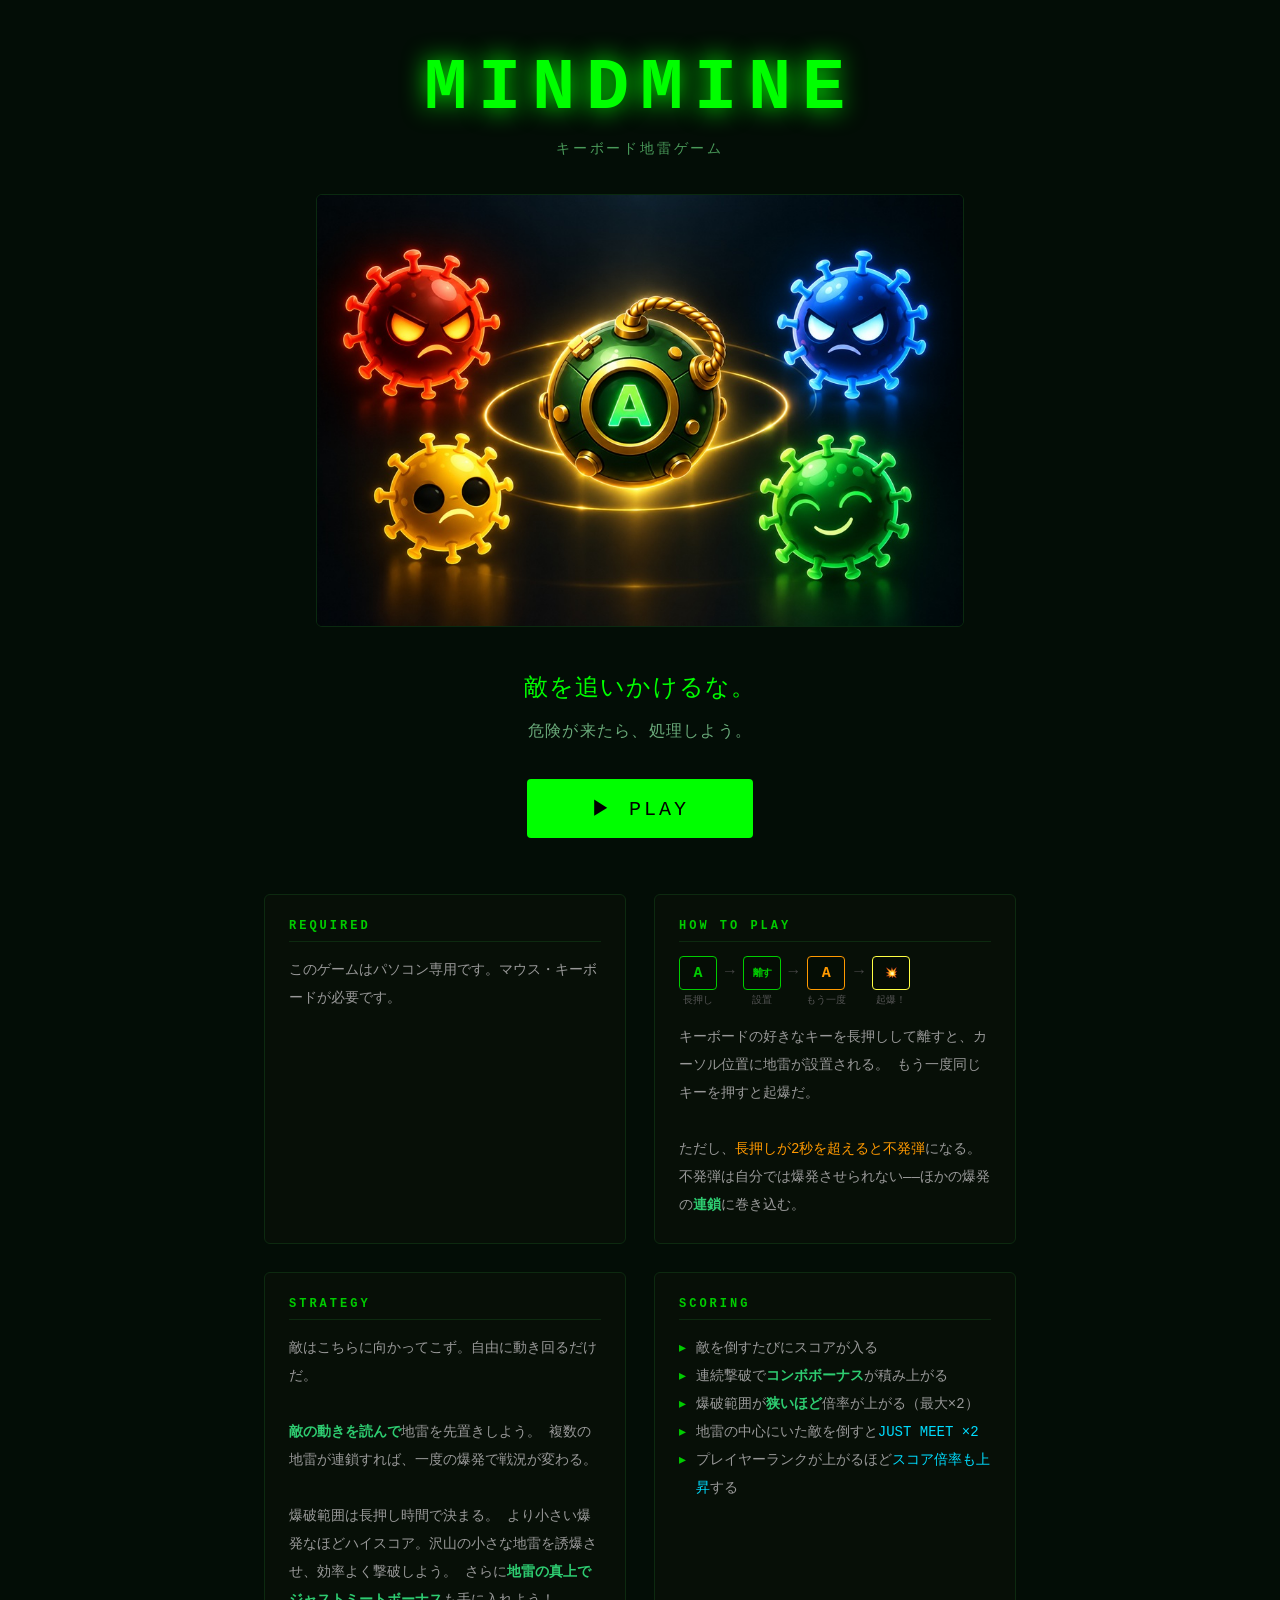
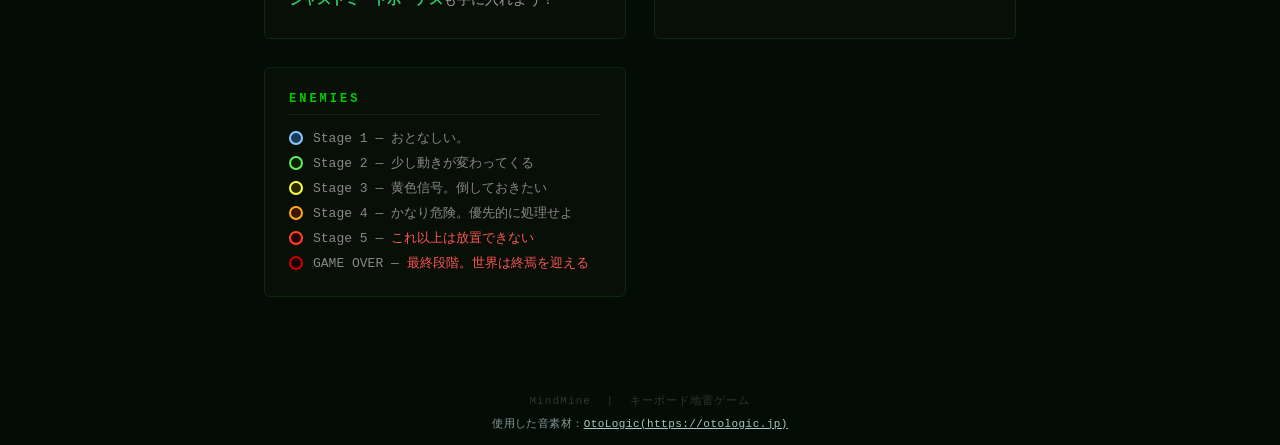
<file: index.html>
<!DOCTYPE html>
<html lang="ja">

<head>
  <meta charset="UTF-8">
  <meta name="viewport" content="width=device-width, initial-scale=1.0">
  <title>MindMine — キーボード地雷ゲーム</title>
  <!-- 紹介ページ専用スタイルシート（ゲーム本体の style.css とは別ファイル） -->
  <link rel="stylesheet" href="index.css">
</head>

<body>

  <!-- ========================================================
       ヘッダー：タイトルとキャッチフレーズ
       ======================================================== -->
  <header>
    <h1>MINDMINE</h1>
    <p class="tagline">キーボード地雷ゲーム</p>
  </header>

  <!-- ========================================================
       サムネイル：ゲーム画面のイメージ画像
       thumbnail.svg はゲームの雰囲気を伝えるイラスト
       ======================================================== -->
  <div class="thumbnail-wrap">
    <img src="assets/thumbnail_mindmine.jpg" alt="MindMine ゲーム画面">
  </div>

  <!-- ========================================================
       キャッチコピー：このゲームの本質を一言で表す
       ======================================================== -->
  <div class="catchcopy">
    <p class="lead">敵を追いかけるな。</p>
    <p class="sub">危険が来たら、処理しよう。</p>
  </div>

  <!-- ========================================================
       PLAYボタン：game.html（ゲーム本体）へのリンク
       ======================================================== -->
  <div class="play-wrap">
    <a class="btn-play" href="game.html">▶ PLAY</a>
  </div>

  <!-- ========================================================
       説明カードグリッド：カードでゲームを紹介する
       ======================================================== -->
  <main>
    <div class="card">
      <h2>REQUIRED</h2>
      <p>このゲームはパソコン専用です。マウス・キーボードが必要です。</p>
    </div>

    <!-- 操作方法 -->
    <div class="card">
      <h2>HOW TO PLAY</h2>

      <!-- キー操作フロー（長押し → 離す → もう一度 → 起爆）をビジュアルで示す -->
      <div class="key-demo">
        <div class="key-step">
          <span class="key">A</span>
          <span class="label">長押し</span>
        </div>
        <div class="arrow">→</div>
        <div class="key-step">
          <span class="key" style="font-size:10px;letter-spacing:-1px">離す</span>
          <span class="label">設置</span>
        </div>
        <div class="arrow">→</div>
        <div class="key-step">
          <!-- オレンジ = 起爆可能状態のキー -->
          <span class="key orange">A</span>
          <span class="label">もう一度</span>
        </div>
        <div class="arrow">→</div>
        <div class="key-step">
          <span class="key" style="border-color:#ff4;color:#ff4;font-size:10px">💥</span>
          <span class="label">起爆！</span>
        </div>
      </div>

      <p>
        キーボードの好きなキーを長押しして離すと、カーソル位置に地雷が設置される。
        もう一度同じキーを押すと起爆だ。<br><br>
        ただし、<span class="hl-orange">長押しが2秒を超えると不発弾</span>になる。
        不発弾は自分では爆発させられない——ほかの爆発の<span class="hl">連鎖</span>に巻き込む。
      </p>
    </div>

    <!-- 攻略の考え方 -->
    <div class="card">
      <h2>STRATEGY</h2>
      <p>
        敵はこちらに向かってこず。自由に動き回るだけだ。<br><br>
        <span class="hl">敵の動きを読んで</span>地雷を先置きしよう。
        複数の地雷が連鎖すれば、一度の爆発で戦況が変わる。<br><br>
        爆破範囲は長押し時間で決まる。
        より小さい爆発なほどハイスコア。沢山の小さな地雷を誘爆させ、効率よく撃破しよう。
        さらに<span class="hl">地雷の真上でジャストミートボーナス</span>も手に入れよう！<br />
      </p>
    </div>

    <!-- スコアの仕組み -->
    <div class="card">
      <h2>SCORING</h2>
      <ul>
        <li>敵を倒すたびにスコアが入る</li>
        <li>連続撃破で<span class="hl">コンボボーナス</span>が積み上がる</li>
        <li>爆破範囲が<span class="hl">狭いほど</span>倍率が上がる（最大×2）</li>
        <li>地雷の中心にいた敵を倒すと<span class="hl-cyan">JUST MEET ×2</span></li>
        <li>プレイヤーランクが上がるほど<span class="hl-cyan">スコア倍率も上昇</span>する</li>
      </ul>
    </div>

    <!-- 敵のステージ一覧（ドットの色はゲーム内の敵の色と対応） -->
    <div class="card">
      <h2>ENEMIES</h2>
      <div class="stage-list">
        <div class="stage-row">
          <div class="stage-dot" style="border-color:#88ccff;background:#1a3a5c"></div>
          <span>Stage 1 — おとなしい。</span>
        </div>
        <div class="stage-row">
          <div class="stage-dot" style="border-color:#66ee66;background:#0a2200"></div>
          <span>Stage 2 — 少し動きが変わってくる</span>
        </div>
        <div class="stage-row">
          <div class="stage-dot" style="border-color:#ffff44;background:#2a2800"></div>
          <span>Stage 3 — 黄色信号。倒しておきたい</span>
        </div>
        <div class="stage-row">
          <div class="stage-dot" style="border-color:#ffaa22;background:#3a1800"></div>
          <span>Stage 4 — かなり危険。優先的に処理せよ</span>
        </div>
        <div class="stage-row">
          <div class="stage-dot" style="border-color:#ff4422;background:#2a0000"></div>
          <span>Stage 5 — <span class="hl-red">これ以上は放置できない</span></span>
        </div>
        <div class="stage-row">
          <div class="stage-dot" style="border-color:#cc0000;background:#1a0000"></div>
          <span>GAME OVER — <span class="hl-red">最終段階。世界は終焉を迎える</span></span>
        </div>
      </div>
    </div>
  </main>

  <!-- ========================================================
       フッター
       ======================================================== -->
  <footer>
    <span>MindMine &nbsp;|&nbsp; キーボード地雷ゲーム</span>
    <span class="credit">使用した音素材：<a href="https://otologic.jp" target="_blank"
        rel="noopener noreferrer">OtoLogic(https://otologic.jp)</a></span>
  </footer>

</body>

</html>
</file>
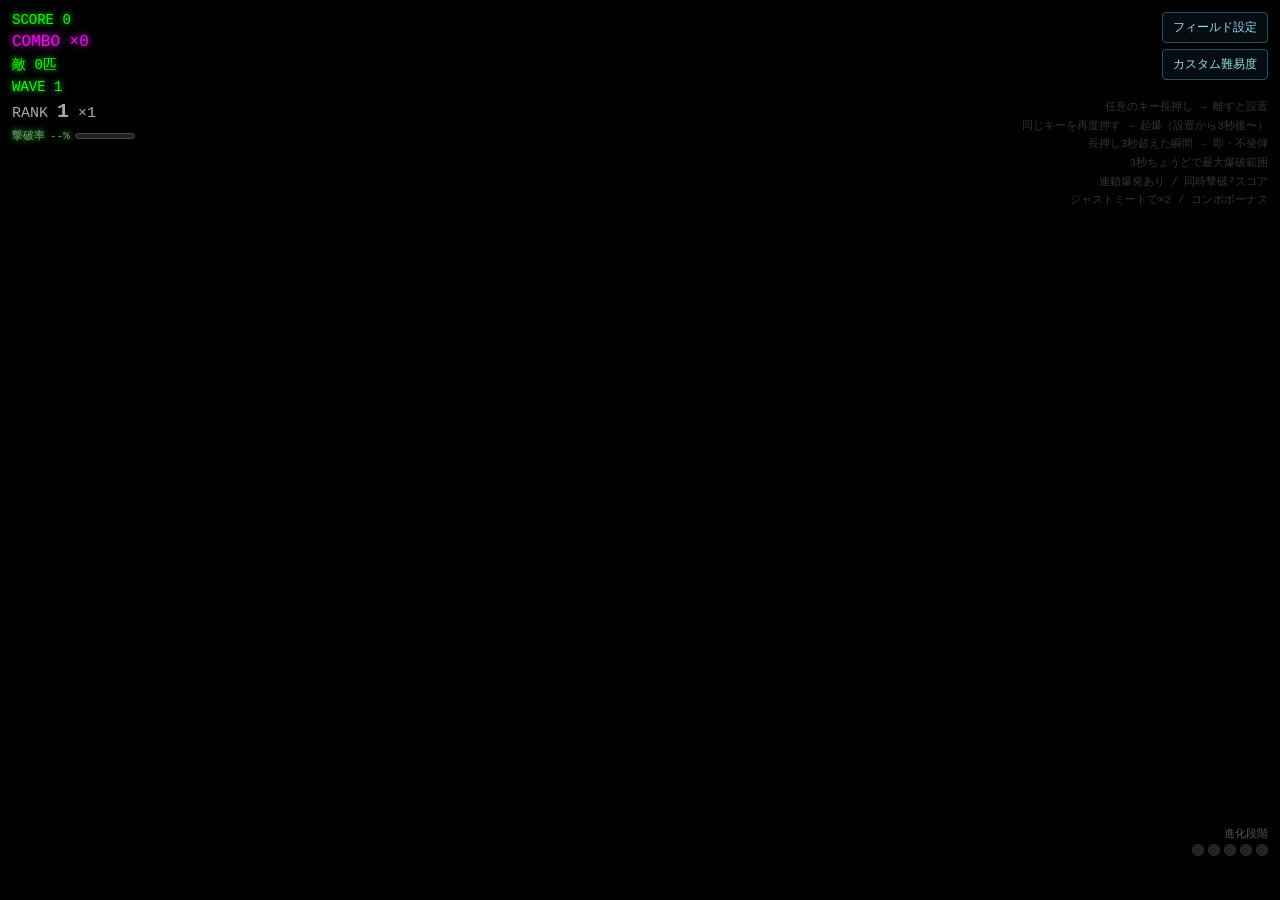
<file: game.html>
<!DOCTYPE html>
<html lang="ja">
<head>
  <meta charset="UTF-8">
  <title>MindMine - キーボード地雷ゲーム</title>
  <link rel="stylesheet" href="style.css">
</head>
<body>

  <!-- PixiJS が <canvas> を自動生成して body 先頭に挿入する。
       game.js 側で position:fixed / top:0 / left:0 を設定するため
       ここに <canvas> タグは不要。 -->

  <!-- 左上のスコア・コンボ・敵数・Wave 表示 -->
  <div id="ui">
    <div>SCORE <span id="score">0</span></div>
    <div id="combo">COMBO ×<span id="combo-count">0</span></div>
    <div>敵 <span id="ecount">0</span>匹</div>
    <div>WAVE  <span id="wave">1</span></div>
    <div id="rank-display">RANK <span id="rank-label">1</span> <span id="rank-mult">×1</span></div>
    <div id="rank-meter">
      撃破率 <span id="rank-kill-rate">--%</span>
      <span id="rank-meter-bar">
        <span id="rank-meter-fill"></span>
      </span>
      <span id="rank-meter-hint"></span>
    </div>
    <div id="msg"></div>
  </div>

  <!-- 右下の進化段階インジケーター（ドット5つ） -->
  <div id="evo-bar">
    <div class="evo-label">進化段階</div>
    <div id="evo-track">
      <div class="evo-dot" id="evo0"></div>
      <div class="evo-dot" id="evo1"></div>
      <div class="evo-dot" id="evo2"></div>
      <div class="evo-dot" id="evo3"></div>
      <div class="evo-dot" id="evo4"></div>
    </div>
  </div>

  <!-- 右上の操作ヒント -->
  <div id="help">
    任意のキー長押し → 離すと設置<br>
    同じキーを再度押す → 起爆（設置から3秒後〜）<br>
    長押し3秒超えた瞬間 → 即・不発弾<br>
    3秒ちょうどで最大爆破範囲<br>
    連鎖爆発あり / 同時撃破²スコア<br>
    ジャストミートで×2 / コンボボーナス
  </div>

  <!-- 開始前に設定ダイアログを開くボタン -->
  <div id="settings-launchers">
    <button id="field-settings-open" class="settings-launcher" type="button">フィールド設定</button>
    <button id="difficulty-settings-open" class="settings-launcher" type="button">カスタム難易度</button>
  </div>

  <!-- フィールド設定ダイアログ。変更は即時反映され、閉じる操作で決定 -->
  <dialog id="field-settings" class="settings-dialog">
    <div class="settings-dialog-content field-settings-content">
      <div class="settings-dialog-heading">
        <h2>フィールド設定</h2>
        <button class="settings-close" type="button" aria-label="閉じる">×</button>
      </div>
      <label for="field-aspect">アスペクト比</label>
      <select id="field-aspect">
        <option value="2.333333">21:9</option>
        <option value="1.777778" selected>16:9</option>
        <option value="1.6">16:10</option>
        <option value="1.333333">4:3</option>
        <option value="1">1:1</option>
      </select>
      <p>ゲーム開始前のみ変更できます。爆破範囲はフィールド設定でも調整できます。</p>
    </div>
  </dialog>

  <!-- 難易度はゲーム開始前に調整でき、値はブラウザ内に保存される -->
  <dialog id="difficulty-settings" class="settings-dialog">
    <div class="settings-dialog-content difficulty-settings-content">
      <div class="settings-dialog-heading">
        <h2>カスタム難易度</h2>
        <button class="settings-close" type="button" aria-label="閉じる">×</button>
      </div>
      <label for="difficulty-rank-up">ランク上昇に必要な撃破率 <output id="difficulty-rank-up-value">60%</output></label>
      <input id="difficulty-rank-up" type="range" min="0.45" max="1" step="0.05" value="0.6">

      <label for="difficulty-enemy-speed">敵の移動速度上昇率 / ランク <output id="difficulty-enemy-speed-value">1%</output></label>
      <input id="difficulty-enemy-speed" type="range" min="0" max="0.1" step="0.001" value="0.01">

      <label for="difficulty-spawn-interval-min">敵の出現間隔下限（最短） <output id="difficulty-spawn-interval-min-value">500 ms</output></label>
      <input id="difficulty-spawn-interval-min" type="range" min="100" max="1500" step="50" value="500">

      <label for="difficulty-spawn-interval-decrease">出現間隔の減少率 / ランク <output id="difficulty-spawn-interval-decrease-value">10%</output></label>
      <input id="difficulty-spawn-interval-decrease" type="range" min="0" max="0.3" step="0.01" value="0.1">

      <label for="difficulty-blast-min">最小爆破面積 <output id="difficulty-blast-min-value">1/36</output></label>
      <input id="difficulty-blast-min" class="blast-area-range" type="range" min="8" max="80" step="1" value="36">

      <label for="difficulty-blast-max">最大爆破面積 <output id="difficulty-blast-max-value">1/12</output></label>
      <input id="difficulty-blast-max" class="blast-area-range" type="range" min="4" max="40" step="1" value="12">

      <button id="difficulty-reset" type="button">デフォルト設定に戻す</button>
      <p>ランク下降条件は撃破率40%以下です。設定はこのブラウザに保存されます。</p>
    </div>
  </dialog>

  <!-- 画面下のキーインジケーター（game.js で動的生成） -->
  <div id="keymap"></div>

  <!-- バージョン表示 -->
  <div id="version"></div>

  <!-- カウントダウンオーバーレイ（3・2・1・START） -->
  <div id="countdown-overlay">
    <div id="countdown-num">3</div>
  </div>

  <!-- ゲームオーバー画面 -->
  <div id="gameover">
    <h1>GAME OVER</h1>
    <div class="reason" id="gameover-reason"></div>
    <div id="best-aspect" class="best-aspect"></div>
    <table id="result-table">
      <thead>
        <tr><th></th><th>今回</th><th>自己ベスト</th></tr>
      </thead>
      <tbody>
        <tr><td>スコア</td>    <td><span id="final-score">0</span></td>    <td><span id="best-score">0</span></td></tr>
        <tr><td>最大コンボ</td><td>×<span id="final-combo">0</span></td>   <td>×<span id="best-combo">0</span></td></tr>
        <tr><td>ランク</td>    <td><span id="final-rank">1</span></td>     <td><span id="best-rank">1</span></td></tr>
        <tr><td>撃破速度</td>  <td><span id="final-kps">0.0</span> 匹/分</td><td><span id="best-kps">0.0</span> 匹/分</td></tr>
      </tbody>
    </table>
    <button onclick="restartGame()">もう一度プレイ</button>
  </div>

  <!-- PixiJS ライブラリ（WebGL/Canvas2D の高速レンダリングエンジン） -->
  <script src="https://pixijs.download/v7.4.2/pixi.min.js"></script>

  <!-- ゲームロジック本体 -->
  <script src="game.js"></script>

</body>
</html>
</file>
<file: index.css>
/* ============================================================
   MindMine — 紹介ページ スタイルシート
   ============================================================ */

/* --- リセット --- */
*, *::before, *::after { box-sizing: border-box; margin: 0; padding: 0; }

/* --- ページ全体 --- */
body {
  background: #030d06;       /* 極暗い緑黒 */
  color: #bbb;
  font-family: 'Courier New', monospace;
  min-height: 100vh;
  display: flex;
  flex-direction: column;
  align-items: center;
}

/* ============================================================
   ヘッダー（タイトル・タグライン）
   ============================================================ */
header {
  width: 100%;
  max-width: 800px;
  padding: 48px 24px 0;
  text-align: center;
}

h1 {
  font-size: clamp(36px, 8vw, 72px);
  letter-spacing: 0.15em;
  color: #0f0;
  text-shadow: 0 0 24px #0f0;
}

.tagline {
  margin-top: 10px;
  font-size: 14px;
  letter-spacing: 0.2em;
  color: #4a9a5a;
}

/* ============================================================
   サムネイル画像
   ============================================================ */
.thumbnail-wrap {
  width: 100%;
  max-width: 680px;
  margin: 36px auto 0;
  padding: 0 16px;
}

.thumbnail-wrap img {
  width: 100%;
  border: 1px solid #0a2a10;
  border-radius: 6px;
  display: block;
}

/* ============================================================
   キャッチコピー（PLAYボタン上）
   ============================================================ */
.catchcopy {
  margin-top: 36px;
  text-align: center;
  line-height: 2.2;
}

.catchcopy .lead {
  font-size: clamp(17px, 3vw, 24px);
  color: #0f0;
  letter-spacing: 0.05em;
}

.catchcopy .sub {
  font-size: clamp(13px, 2vw, 16px);
  color: #6aaa7a;
  letter-spacing: 0.08em;
}

/* ============================================================
   PLAYボタン
   ============================================================ */
.play-wrap {
  margin-top: 28px;
  text-align: center;
}

.btn-play {
  display: inline-block;
  padding: 16px 64px;
  font-family: 'Courier New', monospace;
  font-size: 20px;
  letter-spacing: 0.15em;
  color: #000;
  background: #0f0;
  border: none;
  border-radius: 4px;
  text-decoration: none;
  cursor: pointer;
  transition: background 0.15s, box-shadow 0.15s;
}

.btn-play:hover {
  background: #4f4;
  box-shadow: 0 0 24px #0f08;
}

/* ============================================================
   説明カードグリッド
   ============================================================ */
main {
  width: 100%;
  max-width: 800px;
  padding: 56px 24px 80px;
  display: grid;
  grid-template-columns: repeat(auto-fit, minmax(260px, 1fr));
  gap: 28px;
}

/* 各カード */
.card {
  background: #070f07;
  border: 1px solid #0d2a10;
  border-radius: 6px;
  padding: 24px;
}

.card h2 {
  font-size: 12px;
  letter-spacing: 0.25em;
  color: #0c0;
  margin-bottom: 14px;
  border-bottom: 1px solid #0d2a10;
  padding-bottom: 8px;
}

.card p {
  font-size: 14px;
  line-height: 2;
  color: #999;
}

.card ul {
  list-style: none;
  padding: 0;
}

.card li {
  font-size: 14px;
  line-height: 2;
  color: #999;
  padding-left: 1.2em;
  position: relative;
}

/* 箇条書きの矢印アイコン */
.card li::before {
  content: '▸';
  color: #0c0;
  position: absolute;
  left: 0;
}

/* ============================================================
   ハイライト用インラインカラークラス
   ============================================================ */
.hl        { color: #2ecc71; font-weight: bold; }  /* 緑（主要な強調） */
.hl-orange { color: #f90; }                         /* オレンジ（警告・不発弾） */
.hl-cyan   { color: #0df; }                         /* シアン（ボーナス・ランク） */
.hl-red    { color: #f55; }                         /* 赤（危険・最終段階） */

/* ============================================================
   HOW TO PLAY カード — キー操作フロー図
   ============================================================ */
.key-demo {
  display: flex;
  gap: 8px;
  margin: 14px 0 16px;
  flex-wrap: wrap;
  align-items: center;
}

.key-step { text-align: center; }

/* キーボードキーを模したボックス */
.key-step .key {
  display: inline-block;
  width: 38px;
  height: 34px;
  line-height: 34px;
  border: 1px solid #0c0;
  border-radius: 4px;
  font-size: 15px;
  font-weight: bold;
  color: #0c0;
  background: #050d05;
}

/* 起爆可能状態のキー（オレンジ） */
.key-step .key.orange { border-color: #f90; color: #f90; }

.key-step .label {
  display: block;
  font-size: 10px;
  color: #555;
  margin-top: 3px;
}

/* フロー図の矢印 */
.arrow { font-size: 16px; color: #444; padding-bottom: 18px; }

/* ============================================================
   ENEMIES カード — ステージ一覧
   ============================================================ */
.stage-list { display: flex; flex-direction: column; gap: 7px; margin-top: 8px; }

.stage-row {
  display: flex;
  align-items: center;
  gap: 10px;
  font-size: 13px;
  color: #888;
}

/* ステージの色を示す丸いドット（色はインラインで指定） */
.stage-dot {
  width: 14px;
  height: 14px;
  border-radius: 50%;
  border: 2px solid;
  flex-shrink: 0;
}

/* ============================================================
   フッター
   ============================================================ */
footer {
  margin-top: auto;
  padding: 16px;
  font-size: 11px;
  color: #333;
  letter-spacing: 0.1em;
  display: flex;
  flex-direction: column;
  align-items: center;
  gap: 8px;
}

footer .credit {
  color: #84999a;
  letter-spacing: 0.04em;
}

footer .credit a {
  color: #a8c7c8;
}
</file>
<file: style.css>
/* ============================================================
   MindMine — スタイルシート
   PixiJS が生成する <canvas> を背景に固定し、
   HTML の UI 要素（スコア・ゲームオーバー等）を最前面に重ねる
   ============================================================ */

/* --- 全要素の余白リセット --- */
* {
  margin: 0;
  padding: 0;
  box-sizing: border-box;
}

/* --- ページ全体 --- */
body {
  background: #000;
  overflow: hidden;
  font-family: 'Courier New', monospace;
  user-select: none;
}

/* PixiJS が body 直下に挿入する <canvas> を画面全体に固定する */
canvas {
  display: block;
  position: fixed;
  top: 0;
  left: 0;
  z-index: 0;
}


/* ============================================================
   左上UI（スコア・コンボ・敵数・Wave）
   ============================================================ */
#ui {
  position: fixed;
  top: 12px;
  left: 12px;
  color: #0f0;
  font-size: 14px;
  pointer-events: none;
  text-shadow: 0 0 6px #0f0;
  z-index: 10;
}

#ui div {
  margin-bottom: 5px;
}

#combo {
  color: #f0f;
  text-shadow: 0 0 8px #f0f;
  font-size: 16px;
}

#msg {
  color: #ff0;
  height: 20px;
  font-size: 13px;
}

/* ランク判定リアルタイムメーター */
#rank-meter {
  font-size: 11px;
  color: #888;
  display: flex;
  align-items: center;
  gap: 5px;
  margin-top: 2px;
}

#rank-meter-bar {
  display: inline-block;
  width: 60px;
  height: 6px;
  background: #222;
  border: 1px solid #444;
  border-radius: 3px;
  overflow: hidden;
  vertical-align: middle;
}

#rank-meter-fill {
  display: block;
  height: 100%;
  width: 0%;
  background: #0f0;
  border-radius: 3px;
  transition: width 0.3s, background 0.3s;
}

#rank-meter-hint {
  font-size: 10px;
  font-weight: bold;
}

/* ランク表示 */
#rank-display {
  font-size: 15px;
  color: #aaa;
  text-shadow: none;
  transition: color 0.3s, text-shadow 0.3s;
}

#rank-label {
  font-size: 20px;
  font-weight: bold;
}

/* ランク変動アニメーション用クラス（JS で付け外しする） */
#rank-display.rank-up {
  color: #0ff;
  text-shadow: 0 0 12px #0ff;
}

#rank-display.rank-down {
  color: #f44;
  text-shadow: 0 0 12px #f44;
}


/* ============================================================
   ゲームオーバー画面
   ============================================================ */
#gameover {
  display: none;
  position: fixed;
  inset: 0;
  background: rgba(0,0,0,0.92);
  color: #f00;
  align-items: center;
  justify-content: center;
  flex-direction: column;
  z-index: 100;
}

#gameover h1 {
  font-size: 64px;
  text-shadow: 0 0 24px #f00;
  letter-spacing: 4px;
}

#gameover .reason {
  font-size: 16px;
  color: #f88;
  margin-top: 8px;
}

#result-table {
  margin-top: 20px;
  border-collapse: collapse;
  font-size: 18px;
}

#result-table th {
  color: #888;
  font-size: 13px;
  padding: 4px 20px;
  border-bottom: 1px solid #333;
}

#result-table td {
  padding: 6px 20px;
  text-align: center;
}

#result-table td:first-child {
  text-align: left;
  color: #888;
  font-size: 14px;
}

#result-table tr:nth-child(1) td:nth-child(2) { color: #ff0; }   /* スコア 今回 */
#result-table tr:nth-child(2) td:nth-child(2) { color: #f0f; }   /* コンボ 今回 */
#result-table tr:nth-child(3) td:nth-child(2) { color: #0ff; text-shadow: 0 0 8px #0ff; } /* ランク 今回 */
#result-table tr:nth-child(4) td:nth-child(2) { color: #0ff; text-shadow: 0 0 8px #0ff; } /* 撃破速度 今回 */

#result-table td:nth-child(3) { color: #555; font-size: 15px; }  /* 自己ベスト列 */

#gameover button {
  margin-top: 28px;
  padding: 12px 40px;
  font-size: 20px;
  background: #c00;
  color: #fff;
  border: 2px solid #f55;
  cursor: pointer;
  border-radius: 4px;
  font-family: inherit;
  text-shadow: 0 0 6px #f00;
  transition: background 0.2s;
}

#gameover button:hover {
  background: #e00;
}


/* ============================================================
   画面下のキーマップインジケーター
   ============================================================ */
#version {
  position: fixed;
  bottom: 8px;
  right: 8px;
  color: #333;
  font-size: 10px;
  pointer-events: none;
  z-index: 10;
}

#keymap {
  position: fixed;
  bottom: 8px;
  left: 8px;
  font-size: 11px;
  pointer-events: none;
  display: flex;
  flex-wrap: wrap;
  gap: 3px;
  max-width: 660px;
  z-index: 10;
}

.ki {
  padding: 2px 5px;
  border: 1px solid #2a2a2a;
  border-radius: 3px;
  font-size: 10px;
  transition: all 0.15s;
  color: #333;
}

.ki.active {
  border-color: #09f;
  color: #09f;
  text-shadow: 0 0 5px #09f;
}

.ki.ready {
  border-color: #f80;
  color: #f80;
  text-shadow: 0 0 5px #f80;
}

.ki.dud {
  border-color: #444;
  color: #444;
}


/* ============================================================
   右上の操作ヒント
   ============================================================ */
#help {
  position: fixed;
  top: 98px;
  right: 12px;
  color: #333;
  font-size: 11px;
  line-height: 1.7;
  pointer-events: none;
  text-align: right;
  z-index: 10;
}

/* 設定ダイアログを開くボタン */
#settings-launchers {
  position: fixed;
  top: 12px;
  right: 12px;
  z-index: 20;
  display: flex;
  flex-direction: column;
  gap: 6px;
}

.settings-launcher {
  padding: 6px 10px;
  border: 1px solid #28505d;
  border-radius: 4px;
  background: rgba(4, 14, 20, 0.94);
  color: #9de;
  font: inherit;
  font-size: 12px;
  cursor: pointer;
}

.settings-launcher:hover { background: rgba(15, 48, 58, 0.98); }
.settings-launcher:disabled { opacity: 0.45; cursor: not-allowed; }

.settings-dialog {
  width: min(92vw, 440px);
  max-height: 86vh;
  margin: auto;
  padding: 0;
  overflow: visible;
  border: 1px solid #34717d;
  border-radius: 10px;
  background: rgba(4, 14, 20, 0.98);
  color: #cde;
  box-shadow: 0 18px 70px rgba(0, 0, 0, 0.72), 0 0 24px rgba(35, 190, 190, 0.12);
}

.settings-dialog::backdrop {
  background: rgba(0, 5, 9, 0.76);
  backdrop-filter: blur(3px);
}

.settings-dialog-content {
  box-sizing: border-box;
  max-height: 86vh;
  overflow-y: auto;
  padding: 18px;
}

.field-settings-content {
  line-height: 1.6;
}

.settings-dialog-heading {
  display: flex;
  align-items: center;
  justify-content: space-between;
  gap: 12px;
  margin-bottom: 14px;
}

.settings-dialog-heading h2 {
  margin: 0;
  color: #bff;
  font-size: 18px;
  letter-spacing: 0.08em;
}

.settings-close {
  width: 32px;
  height: 32px;
  border: 1px solid #42616b;
  border-radius: 50%;
  background: #10232b;
  color: #dff;
  font-size: 22px;
  line-height: 1;
  cursor: pointer;
}

.difficulty-settings-content {
  line-height: 1.5;
}

.difficulty-settings-content label {
  display: flex;
  justify-content: space-between;
  gap: 8px;
  margin: 10px 0 4px;
  color: #cde;
}

.difficulty-settings-content output { color: #4de6c2; white-space: nowrap; }
.difficulty-settings-content input[type="range"] { width: 100%; accent-color: #29cdb0; }
.difficulty-settings-content button:not(.settings-close) {
  width: 100%;
  margin-top: 10px;
  padding: 7px;
  border: 1px solid #42616b;
  border-radius: 4px;
  background: #10232b;
  color: #dff;
  cursor: pointer;
}
.difficulty-settings-content button:disabled,
.difficulty-settings-content input:disabled { opacity: 0.5; cursor: not-allowed; }
.difficulty-settings-content p { margin: 8px 0 0; color: #78909a; font-size: 10px; }

.field-settings-content > label {
  display: block;
  margin-bottom: 6px;
  color: #cde;
}

.field-settings-content select {
  width: 100%;
  padding: 6px;
  border: 1px solid #456;
  border-radius: 3px;
  background: #0a151c;
  color: #dff;
  font: inherit;
}

.field-settings-content select:disabled {
  opacity: 0.55;
  cursor: not-allowed;
}

.best-aspect {
  margin: 0 0 10px;
  color: #8ba0aa;
  font-size: 12px;
}

.field-settings-content p {
  margin-top: 8px;
  color: #78909a;
  font-size: 10px;
}


/* ============================================================
   右下の進化段階インジケーター
   ============================================================ */
#evo-bar {
  position: fixed;
  bottom: 44px;
  right: 12px;
  pointer-events: none;
  z-index: 10;
  text-align: right;
}

#evo-bar .evo-label {
  color: #555;
  font-size: 11px;
  margin-bottom: 3px;
}

#evo-track {
  display: flex;
  gap: 4px;
  justify-content: flex-end;
}

.evo-dot {
  width: 12px;
  height: 12px;
  border-radius: 50%;
  border: 1px solid #333;
  background: #222;
  transition: all 0.3s;
}

.evo-dot.lit {
  border-color: #f55;
  background: #c00;
  box-shadow: 0 0 6px #f00;
}

.evo-dot.final {
  border-color: #fff;
  background: #fff;
  box-shadow: 0 0 12px #fff;
}


/* ============================================================
   カウントダウンオーバーレイ（3・2・1・START）
   ============================================================ */
#countdown-overlay {
  display: none;
  position: fixed;
  inset: 0;
  align-items: center;
  justify-content: center;
  flex-direction: column;
  z-index: 200;
  pointer-events: none;
}

#countdown-overlay.active {
  display: flex;
}

#countdown-num {
  font-size: 160px;
  font-weight: bold;
  font-family: 'Courier New', monospace;
  color: #fff;
  text-shadow: 0 0 40px #0ff, 0 0 80px #0ff;
  text-align: center;
  white-space: pre;   /* \n で改行できるようにする */
}

/* 「PRESS ANY KEY」は文字が多いので小さくする */
#countdown-num.small {
  font-size: 48px;
  letter-spacing: 2px;
}
</file>
